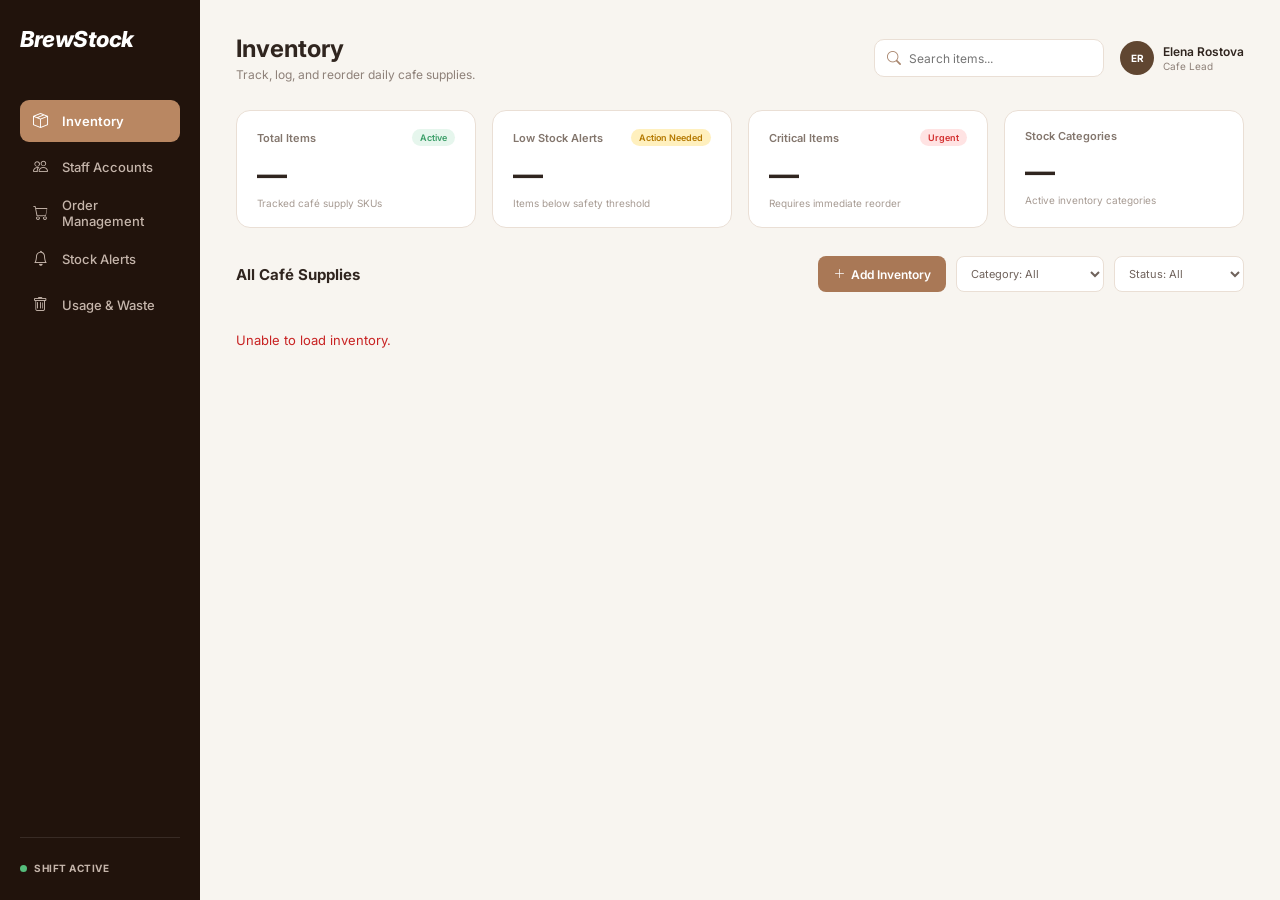
<file: index.html>
<!DOCTYPE html>
<html lang="en">

<head>
    <meta charset="UTF-8">
    <meta name="viewport" content="width=device-width, initial-scale=1.0">
    <title>BrewStock - Inventory</title>
    <link
        rel="stylesheet"
        href="https://cdn.jsdelivr.net/npm/bootstrap-icons@1.11.3/font/bootstrap-icons.min.css"
    >
    <link
        rel="preconnect"
        href="https://fonts.googleapis.com"
    >
    <link
        rel="preconnect"
        href="https://fonts.gstatic.com"
        crossorigin
    >
    <link
        href="https://fonts.googleapis.com/css2?family=Inter:wght@400;500;600;700;800&display=swap"
        rel="stylesheet"
    >

    <link rel="stylesheet" href="style.css">
</head>

<body>

    <div class="app">

        <aside class="sidebar">

            <div class="logo">BrewStock</div>

            <nav class="nav-menu">

                <a href="index.html" class="active">
                    <i class="bi bi-box-seam"></i>
                    <span>Inventory</span>
                </a>

                <a href="staff.html">
                    <i class="bi bi-people"></i>
                    <span>Staff Accounts</span>
                </a>

                <a href="orders.html">
                    <i class="bi bi-cart"></i>
                    <span>Order Management</span>
                </a>

                <a href="#">
                    <i class="bi bi-bell"></i>
                    <span>Stock Alerts</span>
                </a>

                <a href="#">
                    <i class="bi bi-trash"></i>
                    <span>Usage &amp; Waste</span>
                </a>

            </nav>

            <div class="shift-active">
                <span class="shift-dot"></span>
                SHIFT ACTIVE
            </div>

        </aside>

        <main class="main">

            <header class="header">

                <div>
                    <h1>Inventory</h1>
                    <p>Track, log, and reorder daily cafe supplies.</p>
                </div>

                <div class="header-right">

                    <div class="search-box">
                        <i class="bi bi-search"></i>
                        <input
                            type="text"
                            id="searchInput"
                            placeholder="Search items..."
                        >
                    </div>

                    <div class="profile">
                        <div class="avatar">ER</div>
                        <div>
                            <strong>Elena Rostova</strong>
                            <small>Cafe Lead</small>
                        </div>
                    </div>

                </div>

            </header>

            <section class="stats">

                <div class="stat-card">
                    <div class="stat-title">
                        Total Items
                        <span class="badge green">Active</span>
                    </div>
                    <h2 id="totalItems">—</h2>
                    <p>Tracked café supply SKUs</p>
                </div>

                <div class="stat-card">
                    <div class="stat-title">
                        Low Stock Alerts
                        <span class="badge yellow">Action Needed</span>
                    </div>
                    <h2 id="lowStock">—</h2>
                    <p>Items below safety threshold</p>
                </div>

                <div class="stat-card">
                    <div class="stat-title">
                        Critical Items
                        <span class="badge red">Urgent</span>
                    </div>
                    <h2 id="criticalItems">—</h2>
                    <p>Requires immediate reorder</p>
                </div>

                <div class="stat-card">
                    <div class="stat-title">
                        Stock Categories
                    </div>
                    <h2 id="categories">—</h2>
                    <p>Active inventory categories</p>
                </div>

            </section>

            <section class="inventory-section">

                <div class="inventory-header">

                    <div class="inventory-title">
                        <h2>All Café Supplies</h2>
                    </div>

                    <div class="inventory-actions">

                        <button
                            class="add-inventory-btn"
                            id="openAddInventory"
                        >
                            <i class="bi bi-plus-lg"></i>
                            Add Inventory
                        </button>

                        <div class="filters">

                            <select id="categoryFilter">
                                <option value="all">Category: All</option>
                                <option value="beans">Beans &amp; Espresso</option>
                                <option value="dairy">Dairy &amp; Alternatives</option>
                                <option value="syrups">Flavorings &amp; Syrups</option>
                                <option value="consumables">Consumables</option>
                                <option value="food">Pastries &amp; Food</option>
                            </select>

                            <select id="statusFilter">
                                <option value="all">Status: All</option>
                                <option value="in-stock">In Stock</option>
                                <option value="low">Low Stock</option>
                                <option value="critical">Critical</option>
                            </select>

                        </div>

                    </div>

                </div>

                <div class="inventory-grid" id="inventoryGrid"></div>

            </section>

        </main>

    </div>

    <div class="modal" id="addInventoryModal">

        <div class="modal-content">

            <div class="modal-header">
                <div>
                    <h2>Add Inventory</h2>
                    <p>Add a new café supply item.</p>
                </div>
                <button class="close-modal" id="closeAddInventory">×</button>
            </div>

            <form id="addInventoryForm">

                <div class="form-group">
                    <label>Item Name</label>
                    <input
                        type="text"
                        id="itemName"
                        placeholder="e.g. Chocolate Syrup"
                        required
                    >
                </div>

                <div class="form-group">
                    <label>Category</label>
                    <select id="itemCategory" required>
                        <option value="">Select category</option>
                        <option value="beans">Beans &amp; Espresso</option>
                        <option value="dairy">Dairy &amp; Alternatives</option>
                        <option value="syrups">Flavorings &amp; Syrups</option>
                        <option value="consumables">Consumables</option>
                        <option value="food">Pastries &amp; Food</option>
                    </select>
                </div>

                <div class="form-row">

                    <div class="form-group">
                        <label>Current Stock</label>
                        <input
                            type="number"
                            id="currentStock"
                            min="0"
                            step="0.01"
                            placeholder="0"
                            required
                        >
                    </div>

                    <div class="form-group">
                        <label>Minimum Threshold</label>
                        <input
                            type="number"
                            id="minThreshold"
                            min="0"
                            step="0.01"
                            placeholder="0"
                            required
                        >
                    </div>

                </div>

                <div class="form-group">
                    <label>Unit</label>
                    <select id="itemUnit" required>
                        <option value="">Select unit</option>
                        <option value="kg">Kilograms</option>
                        <option value="liters">Liters</option>
                        <option value="bottles">Bottles</option>
                        <option value="packs">Packs</option>
                        <option value="pieces">Pieces</option>
                    </select>
                </div>

                <div class="form-message" id="formMessage"></div>

                <div class="modal-actions">
                    <button type="button" class="cancel-btn" id="cancelAddInventory">Cancel</button>
                    <button type="submit" class="save-btn">Add Inventory</button>
                </div>

            </form>

        </div>

    </div>

    <script src="script.js"></script>

</body>

</html>
</file>
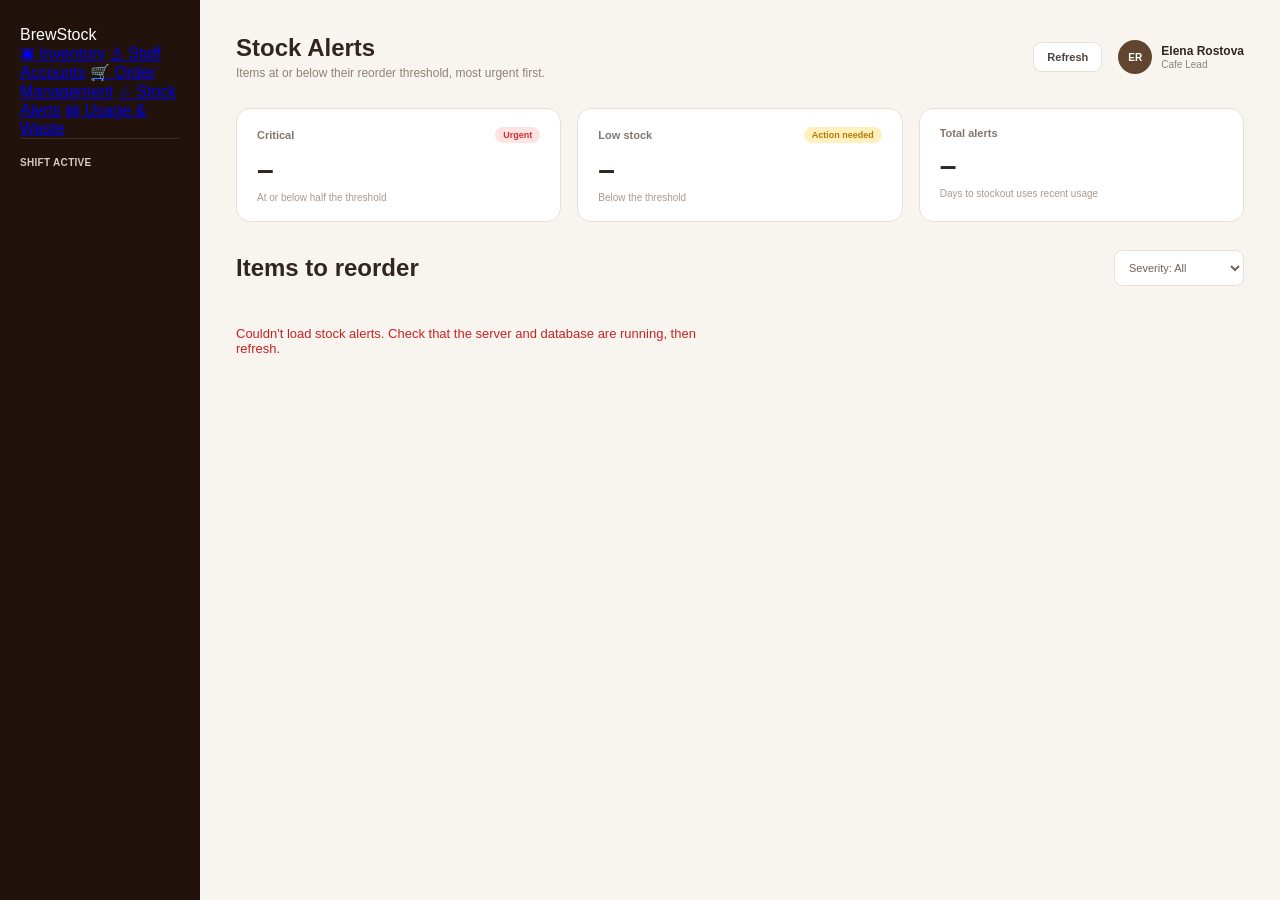
<file: alerts.html>
<!DOCTYPE html>
<html lang="en">
<head>
    <meta charset="UTF-8">
    <meta name="viewport" content="width=device-width, initial-scale=1.0">
    <title>BrewStock - Stock Alerts</title>
    <link rel="stylesheet" href="style.css">
    <link rel="stylesheet" href="extras.css">
</head>
<body>
    <div class="app">

        <aside class="sidebar">
            <div>
                <div class="brand">BrewStock</div>
                <div class="brand-line"></div>
                <nav>
                    <a href="index.html" class="nav-item"><span>▣</span> Inventory</a>
                    <a href="#" class="nav-item"><span>♙</span> Staff Accounts</a>
                    <a href="#" class="nav-item"><span>🛒</span> Order Management</a>
                    <a href="alerts.html" class="nav-item active"><span>♧</span> Stock Alerts</a>
                    <a href="usage-waste.html" class="nav-item "><span>▤</span> Usage &amp; Waste</a>
                </nav>
            </div>
            <div class="shift-status"><span></span> SHIFT ACTIVE</div>
        </aside>

        <main class="main">
            <header class="header">
                <div>
                    <h1>Stock Alerts</h1>
                    <p>Items at or below their reorder threshold, most urgent first.</p>
                </div>
                <div class="header-right">
                    <div class="page-actions">
                        <button class="btn" id="refreshBtn" type="button">Refresh</button>
                    </div>
                    <!-- TODO: replace with the logged-in user once login exists -->
                    <div class="profile">
                        <div class="avatar">ER</div>
                        <div><strong>Elena Rostova</strong><small>Cafe Lead</small></div>
                    </div>
                </div>
            </header>

            <section class="stats" style="grid-template-columns: repeat(3, 1fr);">
                <div class="stat-card">
                    <div class="stat-title">Critical <span class="badge red">Urgent</span></div>
                    <h2 id="criticalCount">–</h2>
                    <p>At or below half the threshold</p>
                </div>
                <div class="stat-card">
                    <div class="stat-title">Low stock <span class="badge yellow">Action needed</span></div>
                    <h2 id="lowCount">–</h2>
                    <p>Below the threshold</p>
                </div>
                <div class="stat-card">
                    <div class="stat-title">Total alerts</div>
                    <h2 id="totalAlerts">–</h2>
                    <p id="windowNote">Days to stockout uses recent usage</p>
                </div>
            </section>

            <section class="inventory-section">
                <div class="inventory-header">
                    <h2>Items to reorder</h2>
                    <div class="filters">
                        <select id="severityFilter" aria-label="Filter by severity">
                            <option value="all">Severity: All</option>
                            <option value="critical">Critical</option>
                            <option value="low">Low stock</option>
                        </select>
                    </div>
                </div>

                <div class="inventory-grid alerts-list" id="alertsGrid" aria-live="polite"></div>
            </section>
        </main>
    </div>

    <script src="alerts.js"></script>
</body>
</html>
</file>
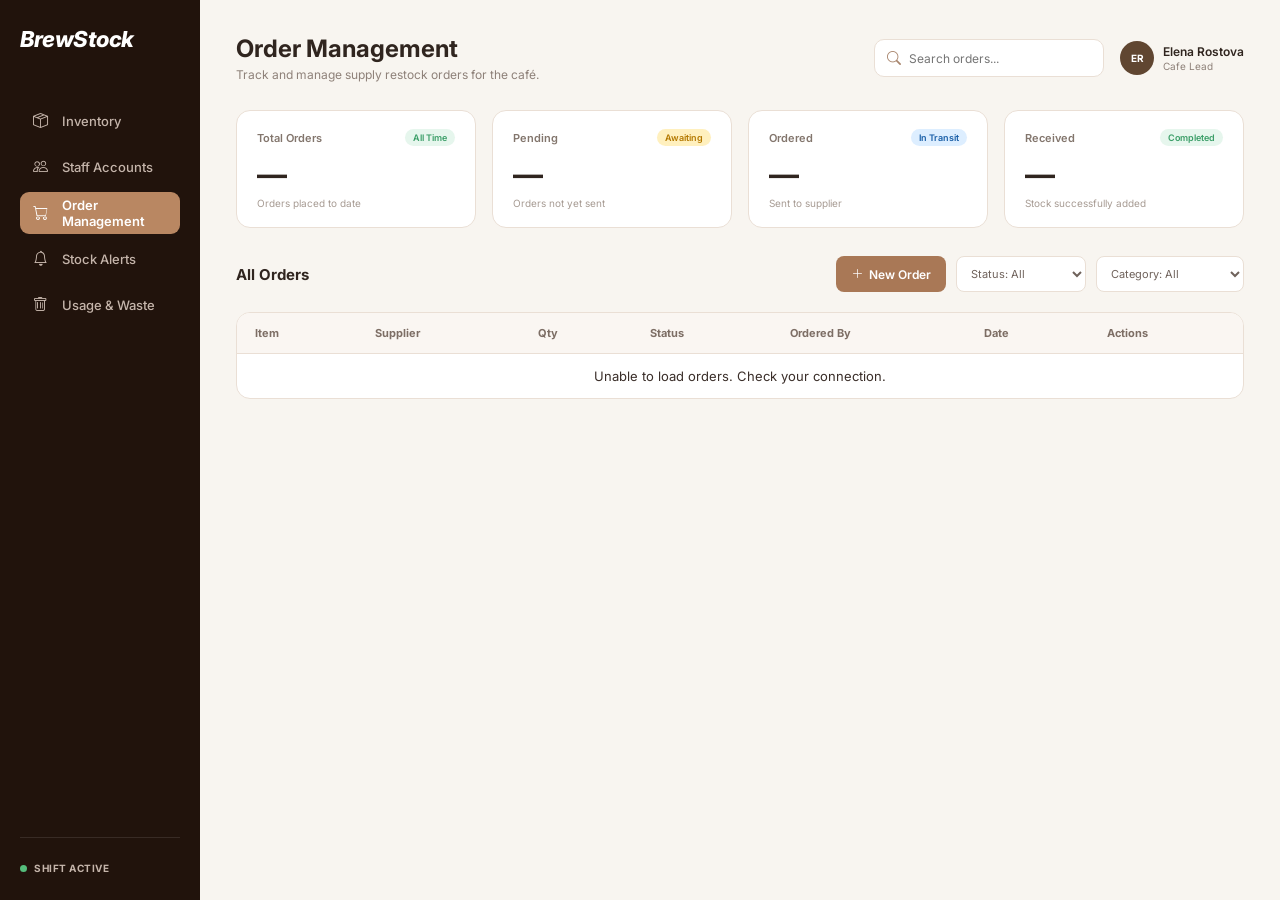
<file: orders.html>
<!DOCTYPE html>
<html lang="en">

<head>
    <meta charset="UTF-8">
    <meta name="viewport" content="width=device-width, initial-scale=1.0">
    <title>BrewStock - Order Management</title>

    <link
        rel="stylesheet"
        href="https://cdn.jsdelivr.net/npm/bootstrap-icons@1.11.3/font/bootstrap-icons.min.css"
    >

    <link rel="preconnect" href="https://fonts.googleapis.com">
    <link rel="preconnect" href="https://fonts.gstatic.com" crossorigin>
    <link
        href="https://fonts.googleapis.com/css2?family=Inter:wght@400;500;600;700;800&display=swap"
        rel="stylesheet"
    >

    <link rel="stylesheet" href="style.css">
    <link rel="stylesheet" href="orders.css">
</head>

<body>

<div class="app">

    <aside class="sidebar">

        <div class="logo">BrewStock</div>

        <nav class="nav-menu">

            <a href="index.html">
                <i class="bi bi-box-seam"></i>
                <span>Inventory</span>
            </a>

            <a href="staff.html">
                <i class="bi bi-people"></i>
                <span>Staff Accounts</span>
            </a>

            <a href="orders.html" class="active">
                <i class="bi bi-cart"></i>
                <span>Order Management</span>
            </a>

            <a href="#">
                <i class="bi bi-bell"></i>
                <span>Stock Alerts</span>
            </a>

            <a href="#">
                <i class="bi bi-trash"></i>
                <span>Usage &amp; Waste</span>
            </a>

        </nav>

        <div class="shift-active">
            <span class="shift-dot"></span>
            SHIFT ACTIVE
        </div>

    </aside>

    <main class="main">

        <!-- Header -->
        <header class="header">
            <div>
                <h1>Order Management</h1>
                <p>Track and manage supply restock orders for the café.</p>
            </div>

            <div class="header-right">

                <div class="search-box">
                    <i class="bi bi-search"></i>
                    <input
                        type="text"
                        id="searchInput"
                        placeholder="Search orders..."
                    >
                </div>

                <div class="profile">
                    <div class="avatar">ER</div>
                    <div>
                        <strong>Elena Rostova</strong>
                        <small>Cafe Lead</small>
                    </div>
                </div>

            </div>
        </header>

        <section class="stats">

            <div class="stat-card">
                <div class="stat-title">
                    Total Orders
                    <span class="badge green">All Time</span>
                </div>
                <h2 id="statTotal">—</h2>
                <p>Orders placed to date</p>
            </div>

            <div class="stat-card">
                <div class="stat-title">
                    Pending
                    <span class="badge yellow">Awaiting</span>
                </div>
                <h2 id="statPending">—</h2>
                <p>Orders not yet sent</p>
            </div>

            <div class="stat-card">
                <div class="stat-title">
                    Ordered
                    <span class="badge blue">In Transit</span>
                </div>
                <h2 id="statOrdered">—</h2>
                <p>Sent to supplier</p>
            </div>

            <div class="stat-card">
                <div class="stat-title">
                    Received
                    <span class="badge green">Completed</span>
                </div>
                <h2 id="statReceived">—</h2>
                <p>Stock successfully added</p>
            </div>

        </section>

        <section class="orders-section">

            <div class="inventory-header">

                <div class="inventory-title">
                    <h2>All Orders</h2>
                </div>

                <div class="inventory-actions">

                    <button class="add-inventory-btn" id="openAddOrder">
                        <i class="bi bi-plus-lg"></i>
                        New Order
                    </button>

                    <div class="filters">

                        <select id="statusFilter">
                            <option value="all">Status: All</option>
                            <option value="Pending">Pending</option>
                            <option value="Ordered">Ordered</option>
                            <option value="Received">Received</option>
                            <option value="Cancelled">Cancelled</option>
                        </select>

                        <select id="categoryFilter">
                            <option value="all">Category: All</option>
                            <option value="beans">Beans &amp; Espresso</option>
                            <option value="dairy">Dairy &amp; Alternatives</option>
                            <option value="syrups">Flavorings &amp; Syrups</option>
                            <option value="consumables">Consumables</option>
                            <option value="food">Pastries &amp; Food</option>
                        </select>

                    </div>

                </div>

            </div>

            <div class="orders-table-wrap">
                <table class="orders-table">
                    <thead>
                        <tr>
                            <th>Item</th>
                            <th>Supplier</th>
                            <th>Qty</th>
                            <th>Status</th>
                            <th>Ordered By</th>
                            <th>Date</th>
                            <th>Actions</th>
                        </tr>
                    </thead>
                    <tbody id="ordersBody">
                        <tr>
                            <td colspan="7" class="table-loading">
                                <i class="bi bi-arrow-repeat spin"></i>
                                Loading orders...
                            </td>
                        </tr>
                    </tbody>
                </table>
            </div>

        </section>

    </main>

</div>


<div class="modal" id="addOrderModal">
    <div class="modal-content">

        <div class="modal-header">
            <div>
                <h2>New Order</h2>
                <p>Place a restock order for a supply item.</p>
            </div>
            <button class="close-modal" id="closeAddOrder">×</button>
        </div>

        <form id="addOrderForm">

            <div class="form-group">
                <label>Inventory Item</label>
                <select id="orderItem" required>
                    <option value="">Select item</option>
                </select>
            </div>

            <div class="form-group">
                <label>Supplier Name</label>
                <input
                    type="text"
                    id="orderSupplier"
                    placeholder="e.g. Santos Supplies Co."
                    required
                >
            </div>

            <div class="form-row">

                <div class="form-group">
                    <label>Quantity</label>
                    <input
                        type="number"
                        id="orderQty"
                        min="0.01"
                        step="0.01"
                        placeholder="0"
                        required
                    >
                </div>

                <div class="form-group">
                    <label>Unit</label>
                    <input
                        type="text"
                        id="orderUnit"
                        placeholder="kg / bottles / packs"
                        readonly
                    >
                </div>

            </div>

            <div class="form-group">
                <label>Notes <span class="label-hint">(optional)</span></label>
                <input
                    type="text"
                    id="orderNotes"
                    placeholder="e.g. Urgent – low stock"
                >
            </div>

            <div class="form-message" id="addOrderMessage"></div>

            <div class="modal-actions">
                <button type="button" class="cancel-btn" id="cancelAddOrder">Cancel</button>
                <button type="submit" class="save-btn">Place Order</button>
            </div>

        </form>

    </div>
</div>

<div class="modal" id="viewOrderModal">
    <div class="modal-content">

        <div class="modal-header">
            <div>
                <h2>Order Details</h2>
                <p>View and update this order's status.</p>
            </div>
            <button class="close-modal" id="closeViewOrder">×</button>
        </div>

        <div class="order-detail-grid" id="orderDetailGrid">

        </div>

        <div class="form-group" style="margin-top:20px;">
            <label>Update Status</label>
            <div class="status-btn-group" id="statusBtnGroup">

            </div>
        </div>

        <div class="form-message" id="viewOrderMessage"></div>

        <div class="modal-actions">
            <button type="button" class="cancel-btn" id="cancelViewOrder">Close</button>
        </div>

    </div>
</div>

<div class="modal" id="deleteOrderModal">
    <div class="modal-content modal-sm">

        <div class="modal-header">
            <div>
                <h2>Delete Order</h2>
                <p>This action cannot be undone.</p>
            </div>
            <button class="close-modal" id="closeDeleteOrder">×</button>
        </div>

        <div class="delete-confirm-body">
            <div class="delete-icon">
                <i class="bi bi-cart-x"></i>
            </div>
            <p id="deleteOrderText">
                Are you sure you want to delete this order?
            </p>
        </div>

        <div class="modal-actions">
            <button type="button" class="cancel-btn" id="cancelDeleteOrder">Cancel</button>
            <button type="button" class="delete-btn" id="confirmDeleteOrder">Delete Order</button>
        </div>

    </div>
</div>


<script src="orders.js"></script>

</body>
</html>
</file>
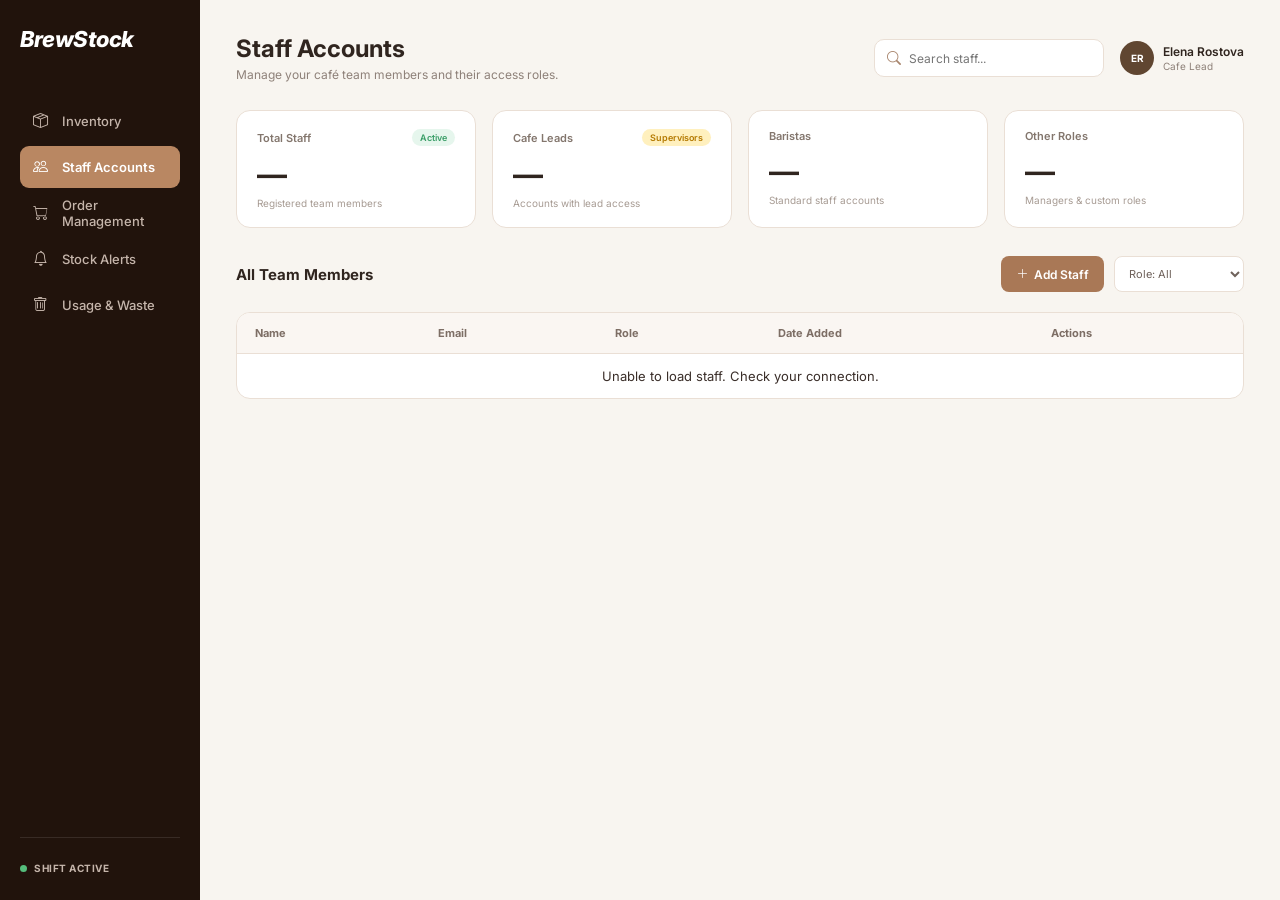
<file: staff.html>
<!DOCTYPE html>
<html lang="en">

<head>
    <meta charset="UTF-8">
    <meta name="viewport" content="width=device-width, initial-scale=1.0">
    <title>BrewStock - Staff Accounts</title>
    <link
        rel="stylesheet"
        href="https://cdn.jsdelivr.net/npm/bootstrap-icons@1.11.3/font/bootstrap-icons.min.css"
    >
    <link rel="preconnect" href="https://fonts.googleapis.com">
    <link rel="preconnect" href="https://fonts.gstatic.com" crossorigin>
    <link
        href="https://fonts.googleapis.com/css2?family=Inter:wght@400;500;600;700;800&display=swap"
        rel="stylesheet"
    >
    <link rel="stylesheet" href="style.css">
    <link rel="stylesheet" href="staff.css">
</head>

<body>

<div class="app">

    <aside class="sidebar">

        <div class="logo">BrewStock</div>

        <nav class="nav-menu">

            <a href="index.html">
                <i class="bi bi-box-seam"></i>
                <span>Inventory</span>
            </a>

            <a href="staff.html" class="active">
                <i class="bi bi-people"></i>
                <span>Staff Accounts</span>
            </a>

            <a href="orders.html">
                <i class="bi bi-cart"></i>
                <span>Order Management</span>
            </a>

            <a href="#">
                <i class="bi bi-bell"></i>
                <span>Stock Alerts</span>
            </a>

            <a href="#">
                <i class="bi bi-trash"></i>
                <span>Usage &amp; Waste</span>
            </a>

        </nav>

        <div class="shift-active">
            <span class="shift-dot"></span>
            SHIFT ACTIVE
        </div>

    </aside>

    <main class="main">

        <!-- Header -->
        <header class="header">
            <div>
                <h1>Staff Accounts</h1>
                <p>Manage your café team members and their access roles.</p>
            </div>

            <div class="header-right">

                <div class="search-box">
                    <i class="bi bi-search"></i>
                    <input
                        type="text"
                        id="searchInput"
                        placeholder="Search staff..."
                    >
                </div>

                <div class="profile">
                    <div class="avatar">ER</div>
                    <div>
                        <strong>Elena Rostova</strong>
                        <small>Cafe Lead</small>
                    </div>
                </div>

            </div>
        </header>

        <section class="stats">

            <div class="stat-card">
                <div class="stat-title">
                    Total Staff
                    <span class="badge green">Active</span>
                </div>
                <h2 id="totalStaff">—</h2>
                <p>Registered team members</p>
            </div>

            <div class="stat-card">
                <div class="stat-title">
                    Cafe Leads
                    <span class="badge yellow">Supervisors</span>
                </div>
                <h2 id="totalLeads">—</h2>
                <p>Accounts with lead access</p>
            </div>

            <div class="stat-card">
                <div class="stat-title">
                    Baristas
                </div>
                <h2 id="totalBaristas">—</h2>
                <p>Standard staff accounts</p>
            </div>

            <div class="stat-card">
                <div class="stat-title">
                    Other Roles
                </div>
                <h2 id="totalOther">—</h2>
                <p>Managers &amp; custom roles</p>
            </div>

        </section>

        <section class="staff-section">

            <div class="inventory-header">

                <div class="inventory-title">
                    <h2>All Team Members</h2>
                </div>

                <div class="inventory-actions">

                    <button class="add-inventory-btn" id="openAddStaff">
                        <i class="bi bi-plus-lg"></i>
                        Add Staff
                    </button>

                    <div class="filters">

                        <select id="roleFilter">
                            <option value="all">Role: All</option>
                            <option value="Cafe Lead">Cafe Lead</option>
                            <option value="Barista">Barista</option>
                            <option value="Manager">Manager</option>
                            <option value="Staff">Staff</option>
                        </select>

                    </div>

                </div>

            </div>

            <div class="staff-table-wrap">
                <table class="staff-table" id="staffTable">
                    <thead>
                        <tr>
                            <th>Name</th>
                            <th>Email</th>
                            <th>Role</th>
                            <th>Date Added</th>
                            <th>Actions</th>
                        </tr>
                    </thead>
                    <tbody id="staffBody">
                        <tr>
                            <td colspan="5" class="table-loading">
                                <i class="bi bi-arrow-repeat spin"></i>
                                Loading staff...
                            </td>
                        </tr>
                    </tbody>
                </table>
            </div>

        </section>

    </main>

</div>

<div class="modal" id="addStaffModal">
    <div class="modal-content">

        <div class="modal-header">
            <div>
                <h2>Add Staff Account</h2>
                <p>Create a new team member account.</p>
            </div>
            <button class="close-modal" id="closeAddStaff">×</button>
        </div>

        <form id="addStaffForm">

            <div class="form-group">
                <label>Full Name</label>
                <input
                    type="text"
                    id="staffName"
                    placeholder="e.g. Juan dela Cruz"
                    required
                >
            </div>

            <div class="form-group">
                <label>Email Address</label>
                <input
                    type="email"
                    id="staffEmail"
                    placeholder="e.g. juan@brewstock.com"
                    required
                >
            </div>

            <div class="form-group">
                <label>Role</label>
                <select id="staffRole" required>
                    <option value="">Select role</option>
                    <option value="Cafe Lead">Cafe Lead</option>
                    <option value="Barista">Barista</option>
                    <option value="Manager">Manager</option>
                    <option value="Staff">Staff</option>
                </select>
            </div>

            <div class="form-row">
                <div class="form-group">
                    <label>Password</label>
                    <div class="input-icon-wrap">
                        <input
                            type="password"
                            id="staffPassword"
                            placeholder="Min. 6 characters"
                            required
                        >
                        <button
                            type="button"
                            class="toggle-pw"
                            data-target="staffPassword"
                            tabindex="-1"
                        >
                            <i class="bi bi-eye"></i>
                        </button>
                    </div>
                </div>

                <div class="form-group">
                    <label>Confirm Password</label>
                    <div class="input-icon-wrap">
                        <input
                            type="password"
                            id="staffPasswordConfirm"
                            placeholder="Repeat password"
                            required
                        >
                        <button
                            type="button"
                            class="toggle-pw"
                            data-target="staffPasswordConfirm"
                            tabindex="-1"
                        >
                            <i class="bi bi-eye"></i>
                        </button>
                    </div>
                </div>
            </div>

            <div class="form-message" id="addFormMessage"></div>

            <div class="modal-actions">
                <button type="button" class="cancel-btn" id="cancelAddStaff">Cancel</button>
                <button type="submit" class="save-btn">Create Account</button>
            </div>

        </form>

    </div>
</div>

<div class="modal" id="editStaffModal">
    <div class="modal-content">

        <div class="modal-header">
            <div>
                <h2>Edit Staff Account</h2>
                <p>Update team member details.</p>
            </div>
            <button class="close-modal" id="closeEditStaff">×</button>
        </div>

        <form id="editStaffForm">

            <input type="hidden" id="editStaffId">

            <div class="form-group">
                <label>Full Name</label>
                <input
                    type="text"
                    id="editStaffName"
                    placeholder="Full name"
                    required
                >
            </div>

            <div class="form-group">
                <label>Email Address</label>
                <input
                    type="email"
                    id="editStaffEmail"
                    placeholder="Email"
                    required
                >
            </div>

            <div class="form-group">
                <label>Role</label>
                <select id="editStaffRole" required>
                    <option value="Cafe Lead">Cafe Lead</option>
                    <option value="Barista">Barista</option>
                    <option value="Manager">Manager</option>
                    <option value="Staff">Staff</option>
                </select>
            </div>

            <div class="form-group">
                <label>New Password <span class="label-hint">(leave blank to keep current)</span></label>
                <div class="input-icon-wrap">
                    <input
                        type="password"
                        id="editStaffPassword"
                        placeholder="Leave blank to keep current"
                    >
                    <button
                        type="button"
                        class="toggle-pw"
                        data-target="editStaffPassword"
                        tabindex="-1"
                    >
                        <i class="bi bi-eye"></i>
                    </button>
                </div>
            </div>

            <div class="form-message" id="editFormMessage"></div>

            <div class="modal-actions">
                <button type="button" class="cancel-btn" id="cancelEditStaff">Cancel</button>
                <button type="submit" class="save-btn">Save Changes</button>
            </div>

        </form>

    </div>
</div>

<div class="modal" id="deleteStaffModal">
    <div class="modal-content modal-sm">

        <div class="modal-header">
            <div>
                <h2>Remove Staff Account</h2>
                <p>This action cannot be undone.</p>
            </div>
            <button class="close-modal" id="closeDeleteStaff">×</button>
        </div>

        <div class="delete-confirm-body">
            <div class="delete-icon">
                <i class="bi bi-person-x"></i>
            </div>
            <p id="deleteConfirmText">
                Are you sure you want to remove this staff account?
            </p>
        </div>

        <div class="modal-actions">
            <button type="button" class="cancel-btn" id="cancelDeleteStaff">Cancel</button>
            <button type="button" class="delete-btn" id="confirmDeleteStaff">Remove Account</button>
        </div>

    </div>
</div>


<script src="staff.js"></script>

</body>
</html>
</file>
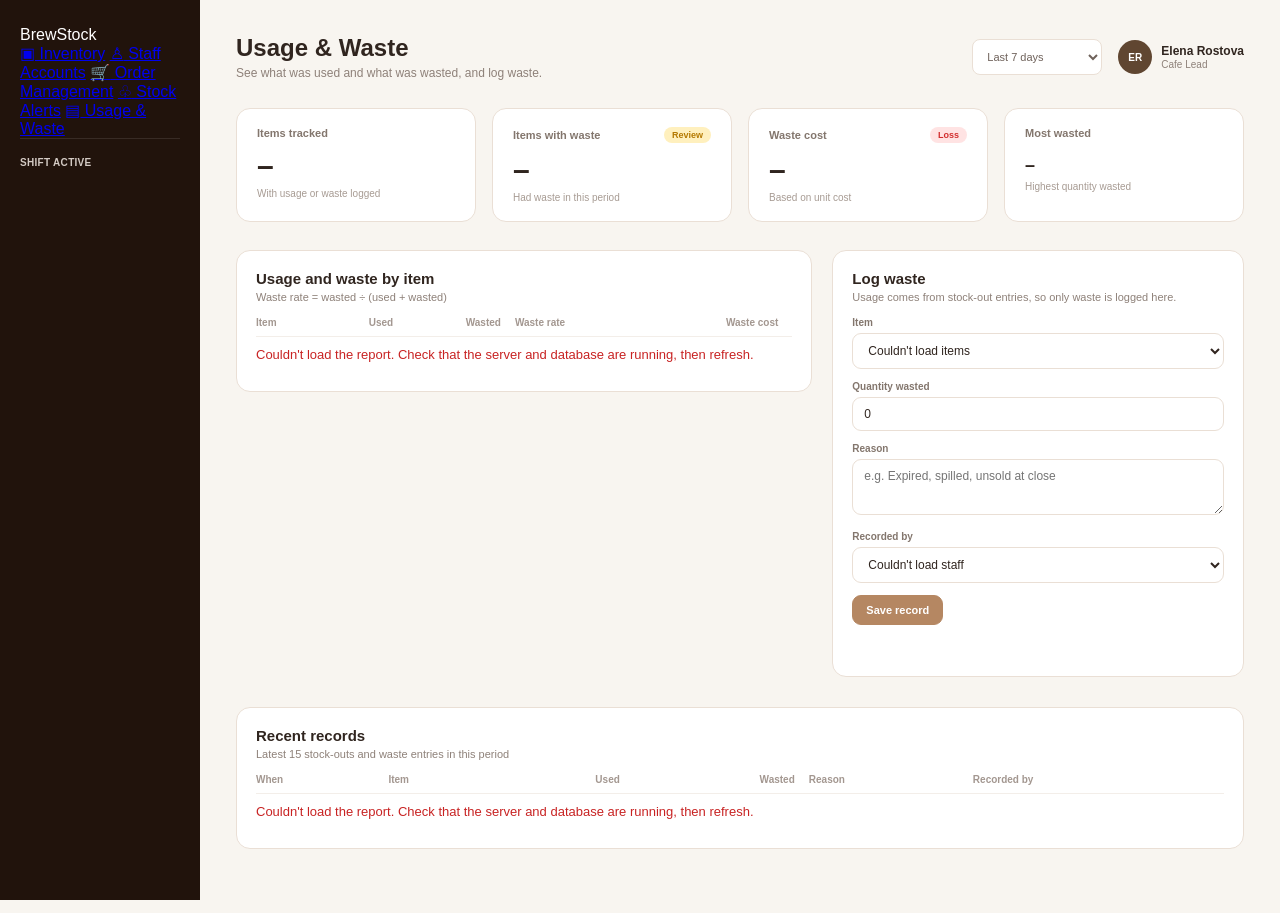
<file: usage-waste.html>
<!DOCTYPE html>
<html lang="en">
<head>
    <meta charset="UTF-8">
    <meta name="viewport" content="width=device-width, initial-scale=1.0">
    <title>BrewStock - Usage &amp; Waste</title>
    <link rel="stylesheet" href="style.css">
    <link rel="stylesheet" href="extras.css">
</head>
<body>
    <div class="app">

        <aside class="sidebar">
            <div>
                <div class="brand">BrewStock</div>
                <div class="brand-line"></div>
                <nav>
                    <a href="index.html" class="nav-item"><span>▣</span> Inventory</a>
                    <a href="#" class="nav-item"><span>♙</span> Staff Accounts</a>
                    <a href="#" class="nav-item"><span>🛒</span> Order Management</a>
                    <a href="alerts.html" class="nav-item "><span>♧</span> Stock Alerts</a>
                    <a href="usage-waste.html" class="nav-item active"><span>▤</span> Usage &amp; Waste</a>
                </nav>
            </div>
            <div class="shift-status"><span></span> SHIFT ACTIVE</div>
        </aside>

        <main class="main">
            <header class="header">
                <div>
                    <h1>Usage &amp; Waste</h1>
                    <p>See what was used and what was wasted, and log waste.</p>
                </div>
                <div class="header-right">
                    <div class="filters">
                        <select id="rangeFilter" aria-label="Report period">
                            <option value="today">Today</option>
                            <option value="week" selected>Last 7 days</option>
                            <option value="month">Last 30 days</option>
                        </select>
                    </div>
                    <!-- TODO: replace with the logged-in user once login exists -->
                    <div class="profile">
                        <div class="avatar">ER</div>
                        <div><strong>Elena Rostova</strong><small>Cafe Lead</small></div>
                    </div>
                </div>
            </header>

            <section class="stats">
                <div class="stat-card">
                    <div class="stat-title">Items tracked</div>
                    <h2 id="itemsTracked">–</h2>
                    <p>With usage or waste logged</p>
                </div>
                <div class="stat-card">
                    <div class="stat-title">Items with waste <span class="badge yellow">Review</span></div>
                    <h2 id="itemsWithWaste">–</h2>
                    <p>Had waste in this period</p>
                </div>
                <div class="stat-card">
                    <div class="stat-title">Waste cost <span class="badge red">Loss</span></div>
                    <h2 id="wasteCost">–</h2>
                    <p id="wasteCostNote">Based on unit cost</p>
                </div>
                <div class="stat-card">
                    <div class="stat-title">Most wasted</div>
                    <h2 id="topWaste" style="font-size:18px; margin-top:16px;">–</h2>
                    <p>Highest quantity wasted</p>
                </div>
            </section>

            <section class="report-grid">
                <div class="panel">
                    <h2>Usage and waste by item</h2>
                    <p class="panel-sub">Waste rate = wasted ÷ (used + wasted)</p>
                    <div class="table-wrap">
                        <table class="data-table">
                            <thead>
                                <tr>
                                    <th>Item</th>
                                    <th class="num">Used</th>
                                    <th class="num">Wasted</th>
                                    <th>Waste rate</th>
                                    <th class="num">Waste cost</th>
                                </tr>
                            </thead>
                            <tbody id="byItemBody"></tbody>
                        </table>
                    </div>
                </div>

                <div class="panel">
                    <h2>Log waste</h2>
                    <p class="panel-sub">Usage comes from stock-out entries, so only waste is logged here.</p>
                    <div id="logForm" role="group" aria-label="Log waste">
                        <div class="field">
                            <label for="itemSelect">Item</label>
                            <select id="itemSelect"></select>
                        </div>
                        <div class="field">
                            <label for="wastedInput">Quantity wasted</label>
                            <input id="wastedInput" type="number" min="0" step="0.01" value="0">
                        </div>
                        <div class="field">
                            <label for="reasonInput">Reason</label>
                            <textarea id="reasonInput" maxlength="255" placeholder="e.g. Expired, spilled, unsold at close"></textarea>
                            
                        </div>
                        <div class="field">
                            <label for="staffSelect">Recorded by</label>
                            <select id="staffSelect"></select>
                        </div>
                        <button class="btn primary" id="saveBtn" type="button">Save record</button>
                        <div class="form-message" id="formMessage" role="status"></div>
                    </div>
                </div>
            </section>

            <section class="panel recent-section">
                <h2>Recent records</h2>
                <p class="panel-sub">Latest 15 stock-outs and waste entries in this period</p>
                <div class="table-wrap">
                    <table class="data-table">
                        <thead>
                            <tr>
                                <th>When</th>
                                <th>Item</th>
                                <th class="num">Used</th>
                                <th class="num">Wasted</th>
                                <th>Reason</th>
                                <th>Recorded by</th>
                            </tr>
                        </thead>
                        <tbody id="recentBody"></tbody>
                    </table>
                </div>
            </section>
        </main>
    </div>

    <script src="usage-waste.js"></script>
</body>
</html>
</file>
<file: style.css>
*, *::before, *::after {
    margin: 0;
    padding: 0;
    box-sizing: border-box;
}

body {
    font-family: "Inter", Arial, sans-serif;
    background: #f8f5f0;
    color: #30251f;
}

.app {
    display: flex;
    min-height: 100vh;
}

.sidebar {
    position: fixed;
    top: 0;
    left: 0;

    width: 200px;
    height: 100vh;

    background: #21130c;
    color: white;

    display: flex;
    flex-direction: column;

    padding: 26px 20px;

    box-sizing: border-box;

    z-index: 100;

    overflow-y: auto;
}

.logo {
    font-size: 22px;
    font-weight: 800;
    font-style: italic;
    letter-spacing: -0.5px;
    color: white;
    flex-shrink: 0;
}

.nav-menu {
    margin-top: 48px;

    display: flex;
    flex-direction: column;

    gap: 4px;

    flex: 1;
}

.nav-menu a {
    display: flex;
    align-items: center;

    width: 100%;
    min-height: 42px;

    padding: 0 13px;

    color: #c5b5ab;

    text-decoration: none;

    border-radius: 9px;

    font-size: 13px;
    font-weight: 500;

    transition:
        background 0.18s ease,
        color 0.18s ease;
}

.nav-menu a i {
    width: 20px;
    margin-right: 9px;
    font-size: 15px;
    flex-shrink: 0;
}

.nav-menu a:hover {
    background: rgba(255, 255, 255, 0.08);
    color: #ffffff;
}

.nav-menu a.active {
    background: #b98762;
    color: #ffffff;
    font-weight: 600;
}

.shift-active {
    margin-top: auto;
    padding-top: 24px;
    border-top: 1px solid rgba(255, 255, 255, 0.1);

    display: flex;
    align-items: center;
    gap: 7px;

    color: #c5b5ab;
    font-size: 10px;
    font-weight: 700;
    letter-spacing: 0.5px;
}

.shift-dot {
    width: 7px;
    height: 7px;
    border-radius: 50%;
    background: #55bd7c;
    flex-shrink: 0;
}

.main {
    flex: 1;
    margin-left: 200px;
    padding: 34px 36px;
    min-height: 100vh;
    box-sizing: border-box;
    max-width: calc(100vw - 200px);
}

.header {
    display: flex;
    justify-content: space-between;
    align-items: center;
    gap: 24px;
    margin-bottom: 28px;
}

.header h1 {
    font-size: 24px;
    font-weight: 700;
    margin-bottom: 4px;
}

.header p {
    color: #8e8179;
    font-size: 12px;
}

.header-right {
    display: flex;
    align-items: center;
    gap: 16px;
    flex-shrink: 0;
}

.search-box {
    width: 230px;
    height: 38px;
    border: 1px solid #eadfd5;
    background: white;
    border-radius: 10px;
    display: flex;
    align-items: center;
    padding: 0 12px;
    gap: 8px;
}

.search-box i {
    color: #a9866e;
    font-size: 14px;
    flex-shrink: 0;
}

.search-box input {
    border: none;
    outline: none;
    width: 100%;
    font-size: 12px;
    font-family: inherit;
    background: transparent;
}

.profile {
    display: flex;
    align-items: center;
    gap: 9px;
}

.avatar {
    width: 34px;
    height: 34px;
    border-radius: 50%;
    background: #604631;
    color: white;
    display: flex;
    align-items: center;
    justify-content: center;
    font-size: 10px;
    font-weight: 700;
    flex-shrink: 0;
}

.profile strong {
    display: block;
    font-size: 12px;
    font-weight: 600;
}

.profile small {
    display: block;
    color: #8e8179;
    font-size: 10px;
    margin-top: 1px;
}

.stats {
    display: grid;
    grid-template-columns: repeat(4, 1fr);
    gap: 16px;
    margin-bottom: 28px;
}

.stat-card {
    background: white;
    border: 1px solid #eadfd5;
    border-radius: 14px;
    padding: 18px 20px;
    min-height: 110px;
}

.stat-title {
    display: flex;
    justify-content: space-between;
    align-items: center;
    color: #83766d;
    font-size: 11px;
    font-weight: 600;
    gap: 8px;
}

.stat-card h2 {
    font-size: 30px;
    font-weight: 700;
    margin: 10px 0 5px;
}

.stat-card p {
    color: #a79b93;
    font-size: 10px;
}

.badge {
    border-radius: 20px;
    padding: 3px 8px;
    font-size: 9px;
    font-weight: 600;
    white-space: nowrap;
    flex-shrink: 0;
}

.badge.green  { color: #3b9e68; background: #e6f6ed; }
.badge.yellow { color: #b47900; background: #fff0be; }
.badge.red    { color: #d22e2e; background: #ffe3e3; }

.inventory-section {
    width: 100%;
}

.inventory-header {
    display: flex;
    align-items: center;
    justify-content: space-between;
    gap: 16px;
    margin-bottom: 20px;
    flex-wrap: wrap;
}

.inventory-title h2 {
    font-size: 15px;
    font-weight: 700;
}

.inventory-actions {
    display: flex;
    align-items: center;
    gap: 10px;
    flex-shrink: 0;
}

.add-inventory-btn {
    display: flex;
    align-items: center;
    gap: 6px;

    height: 36px;
    padding: 0 15px;

    border: none;
    border-radius: 8px;

    background: #a97856;
    color: white;

    font-size: 12px;
    font-weight: 600;
    font-family: inherit;

    cursor: pointer;

    white-space: nowrap;

    transition: background 0.18s ease;
}

.add-inventory-btn:hover {
    background: #916747;
}

.filters {
    display: flex;
    align-items: center;
    gap: 10px;
}

.filters select {
    height: 36px;
    min-width: 130px;
    padding: 0 10px;
    border: 1px solid #eadfd5;
    border-radius: 8px;
    background: white;
    color: #6f625b;
    font-size: 11px;
    font-family: inherit;
    outline: none;
    cursor: pointer;
}

.filters select:focus {
    border-color: #a97856;
}

.inventory-grid {
    display: grid;
    grid-template-columns: repeat(3, 1fr);
    gap: 18px;
}

.inventory-card {
    background: white;
    border: 1px solid #eadfd5;
    border-radius: 14px;
    padding: 17px;
}

.card-top {
    display: flex;
    justify-content: space-between;
    align-items: flex-start;
}

.category {
    color: #9b674b;
    font-size: 9px;
    font-weight: 700;
    letter-spacing: 0.3px;
}

.inventory-card h3 {
    font-size: 15px;
    font-weight: 600;
    margin-top: 4px;
}

.item-icon {
    width: 32px;
    height: 32px;
    border-radius: 8px;
    background: #faf5ef;
    color: #a97856;
    display: flex;
    justify-content: center;
    align-items: center;
    font-size: 16px;
    flex-shrink: 0;
}

.stock-info {
    display: flex;
    gap: 40px;
    margin-top: 18px;
}

.stock-info small {
    display: block;
    color: #a39790;
    font-size: 9px;
    margin-bottom: 3px;
}

.stock-info strong {
    font-size: 18px;
    font-weight: 700;
}

.stock-info strong span {
    font-size: 10px;
    color: #81746d;
    font-weight: 500;
}

.capacity {
    margin-top: 15px;
}

.capacity-label {
    display: flex;
    justify-content: space-between;
    color: #8f8279;
    font-size: 9px;
    margin-bottom: 5px;
}

.capacity-label strong {
    color: #4d433d;
}

.progress {
    width: 100%;
    height: 6px;
    border-radius: 20px;
    background: #f3eee9;
    overflow: hidden;
}

.progress-bar {
    height: 100%;
    background: #4db576;
    border-radius: 20px;
    transition: width 0.3s ease;
}

.progress-bar.low      { background: #e79b19; }
.progress-bar.critical { background: #c82323; }

.status {
    display: inline-flex;
    align-items: center;
    gap: 4px;
    margin-top: 12px;
    padding: 4px 9px;
    border-radius: 5px;
    font-size: 9px;
    font-weight: 600;
}

.status.in-stock { color: #43a76b; background: #e8f7ee; }
.status.low      { color: #bd7b00; background: #fff0c5; }
.status.critical { color: #d52323; background: #ffe3e3; }

.error-message {
    color: #c82323;
    font-size: 13px;
    padding: 20px 0;
}

.empty-message {
    color: #8e8179;
    font-size: 13px;
    padding: 20px 0;
}

.modal {
    position: fixed;
    inset: 0;
    background: rgba(33, 20, 13, 0.48);
    display: none;
    align-items: center;
    justify-content: center;
    z-index: 1000;
    padding: 20px;
}

.modal.show {
    display: flex;
}

.modal-content {
    width: 100%;
    max-width: 480px;
    background: white;
    border-radius: 16px;
    padding: 26px;
    box-shadow: 0 20px 60px rgba(0, 0, 0, 0.18);
}

.modal-header {
    display: flex;
    justify-content: space-between;
    align-items: flex-start;
    margin-bottom: 22px;
}

.modal-header h2 {
    font-size: 19px;
    margin-bottom: 4px;
}

.modal-header p {
    color: #8e8179;
    font-size: 11px;
}

.close-modal {
    border: none;
    background: #f7f2ed;
    width: 32px;
    height: 32px;
    border-radius: 50%;
    font-size: 20px;
    line-height: 1;
    cursor: pointer;
    color: #6f625b;
    flex-shrink: 0;
    display: flex;
    align-items: center;
    justify-content: center;
}

.close-modal:hover {
    background: #eee4da;
}

.form-group {
    margin-bottom: 15px;
}

.form-row {
    display: grid;
    grid-template-columns: 1fr 1fr;
    gap: 14px;
}

.form-group label {
    display: block;
    color: #554941;
    font-size: 11px;
    font-weight: 600;
    margin-bottom: 6px;
}

.form-group input,
.form-group select {
    width: 100%;
    height: 40px;
    border: 1px solid #eadfd5;
    border-radius: 8px;
    padding: 0 11px;
    font-size: 12px;
    font-family: inherit;
    color: #30251f;
    outline: none;
    background: white;
}

.form-group input:focus,
.form-group select:focus {
    border-color: #a97856;
}

.form-message {
    min-height: 18px;
    font-size: 11px;
    margin-bottom: 6px;
}

.form-message.success { color: #3b9e68; }
.form-message.error   { color: #d52323; }

.modal-actions {
    display: flex;
    justify-content: flex-end;
    gap: 10px;
    margin-top: 14px;
}

.cancel-btn,
.save-btn {
    border: none;
    padding: 10px 18px;
    border-radius: 8px;
    font-size: 12px;
    font-weight: 600;
    font-family: inherit;
    cursor: pointer;
}

.cancel-btn {
    background: #f3eee9;
    color: #6f625b;
}

.cancel-btn:hover {
    background: #eae2db;
}

.save-btn {
    background: #a97856;
    color: white;
}

.save-btn:hover {
    background: #916747;
}

@media (max-width: 1100px) {

    .stats {
        grid-template-columns: repeat(2, 1fr);
    }

    .inventory-grid {
        grid-template-columns: repeat(2, 1fr);
    }

}

@media (max-width: 820px) {

    .sidebar {
        width: 68px;
        padding: 22px 12px;
    }

    .logo {
        font-size: 0;
    }

    .logo::after {
        content: "B";
        font-size: 22px;
    }

    .nav-menu a span,
    .shift-active {
        display: none;
    }

    .nav-menu a {
        justify-content: center;
        padding: 0;
    }

    .nav-menu a i {
        margin: 0;
        width: auto;
    }

    .main {
        margin-left: 68px;
        max-width: calc(100vw - 68px);
        padding: 24px 20px;
    }

}

@media (max-width: 640px) {

    .header {
        flex-direction: column;
        align-items: flex-start;
        gap: 14px;
    }

    .header-right {
        width: 100%;
    }

    .search-box {
        flex: 1;
        width: auto;
    }

    .inventory-header {
        flex-direction: column;
        align-items: flex-start;
    }

    .inventory-actions {
        width: 100%;
        flex-wrap: wrap;
    }

    .filters {
        width: 100%;
    }

    .filters select {
        flex: 1;
        min-width: 0;
    }

    .stats {
        grid-template-columns: 1fr;
    }

    .inventory-grid {
        grid-template-columns: 1fr;
    }

    .form-row {
        grid-template-columns: 1fr;
        gap: 0;
    }

}
</file>
<file: extras.css>
/* extras.css: styles for Stock Alerts + Usage & Waste.
   Load AFTER style.css. Reuses its look; doesn't edit it. */

/* style.css targets .shift but index.html uses .shift-status */
.shift-status {
    border-top: 1px solid rgba(255,255,255,.1);
    padding-top: 18px;
    color: #d4cbc5;
    font-size: 10px;
    font-weight: 700;
    letter-spacing: .3px;
}
.shift-status span { color: #55bd7c; }

.page-actions { display: flex; gap: 10px; align-items: center; }

.btn {
    border: 1px solid #eadfd5;
    background: white;
    color: #4d433d;
    border-radius: 9px;
    padding: 8px 13px;
    font-size: 11px;
    font-weight: 600;
    font-family: inherit;
    cursor: pointer;
}
.btn:hover { background: #faf5ef; }
.btn:focus-visible,
.filters select:focus-visible,
.field input:focus-visible,
.field select:focus-visible,
.field textarea:focus-visible { outline: 2px solid #b58762; outline-offset: 2px; }
.btn.primary { background: #b58762; border-color: #b58762; color: white; }
.btn.primary:hover { background: #a3764f; }
.btn:disabled { opacity: .6; cursor: not-allowed; }

/* Alerts */
.inventory-grid.alerts-list { grid-template-columns: repeat(2, 1fr); }
.inventory-card.is-critical { border-left: 4px solid #c82323; }
.inventory-card.is-low { border-left: 4px solid #e79b19; }

.alert-facts {
    display: grid;
    grid-template-columns: repeat(3, 1fr);
    gap: 12px;
    margin-top: 16px;
    padding-top: 14px;
    border-top: 1px solid #f3eee9;
}
.alert-facts small { display: block; color: #a39790; font-size: 9px; margin-bottom: 3px; }
.alert-facts strong { font-size: 14px; }
.alert-facts strong span { font-size: 10px; color: #81746d; font-weight: 500; }
.alert-facts .muted { color: #a39790; font-weight: 500; }

.all-clear {
    grid-column: 1 / -1;
    background: white;
    border: 1px solid #eadfd5;
    border-radius: 14px;
    padding: 28px;
    color: #4d433d;
    font-size: 14px;
}
.all-clear small { display: block; margin-top: 4px; color: #8e8179; font-size: 12px; }

/* Usage & waste layout */
.report-grid {
    display: grid;
    grid-template-columns: 1.4fr 1fr;
    gap: 20px;
    margin-bottom: 30px;
    align-items: start;
}

.panel {
    background: white;
    border: 1px solid #eadfd5;
    border-radius: 14px;
    padding: 19px;
}
.panel h2 { font-size: 15px; margin-bottom: 4px; }
.panel .panel-sub { color: #8e8179; font-size: 11px; margin-bottom: 14px; }

.table-wrap { overflow-x: auto; }
.data-table { width: 100%; border-collapse: collapse; font-size: 12px; }
.data-table th {
    text-align: left;
    color: #a39790;
    font-size: 10px;
    font-weight: 600;
    padding: 0 10px 8px 0;
    border-bottom: 1px solid #f3eee9;
    white-space: nowrap;
}
.data-table td {
    padding: 10px 10px 10px 0;
    border-bottom: 1px solid #f8f5f0;
    vertical-align: middle;
}
.data-table td.num, .data-table th.num { text-align: right; padding-right: 14px; }
.data-table tr:last-child td { border-bottom: 0; }
.data-table td .unit { color: #81746d; font-size: 10px; }
.data-table td.muted { color: #a39790; }

.rate { display: flex; align-items: center; gap: 8px; min-width: 110px; }
.rate .progress { flex: 1; }
.rate strong { font-size: 11px; min-width: 38px; text-align: right; }

/* Log form */
.field { margin-bottom: 12px; }
.field label { display: block; font-size: 10px; font-weight: 600; color: #83766d; margin-bottom: 5px; }
.field input, .field select, .field textarea {
    width: 100%;
    border: 1px solid #eadfd5;
    border-radius: 9px;
    padding: 9px 11px;
    font-size: 12px;
    font-family: inherit;
    color: #30251f;
    background: white;
}
.field textarea { resize: vertical; min-height: 56px; }
.field-row { display: grid; grid-template-columns: 1fr 1fr; gap: 10px; }
.field .hint { color: #a39790; font-size: 10px; margin-top: 4px; }

.form-message { font-size: 12px; margin-top: 10px; min-height: 16px; }
.form-message.error { color: #c82323; }
.form-message.success { color: #3b9e68; }

.recent-section { margin-bottom: 30px; }

@media (max-width: 1000px) {
    .report-grid { grid-template-columns: 1fr; }
    .inventory-grid.alerts-list { grid-template-columns: 1fr; }
}
@media (max-width: 700px) {
    .alert-facts { grid-template-columns: 1fr 1fr; }
    .field-row { grid-template-columns: 1fr; }
}
</file>
<file: orders.css>
.badge.blue {
    color: #1a5fa8;
    background: #ddeeff;
}

.orders-section {
    width: 100%;
}

.orders-table-wrap {
    width: 100%;
    background: white;
    border: 1px solid #eadfd5;
    border-radius: 14px;
    overflow: hidden;
}

.orders-table {
    width: 100%;
    border-collapse: collapse;
    font-size: 13px;
}

.orders-table thead tr {
    background: #faf6f2;
    border-bottom: 1px solid #eadfd5;
}

.orders-table thead th {
    padding: 13px 18px;
    text-align: left;
    font-size: 11px;
    font-weight: 700;
    color: #7d6e65;
    white-space: nowrap;
}

.orders-table tbody tr {
    border-bottom: 1px solid #f4ede6;
    transition: background 0.15s ease;
}

.orders-table tbody tr:last-child {
    border-bottom: none;
}

.orders-table tbody tr:hover {
    background: #fdf9f6;
}

.orders-table tbody td {
    padding: 14px 18px;
    color: #3a2e29;
    vertical-align: middle;
}

.order-item-cell {
    display: flex;
    align-items: center;
    gap: 10px;
}

.order-item-icon {
    width: 32px;
    height: 32px;
    border-radius: 8px;
    background: #faf5ef;
    color: #a97856;
    display: flex;
    align-items: center;
    justify-content: center;
    font-size: 15px;
    flex-shrink: 0;
}

.order-item-cell strong {
    display: block;
    font-size: 13px;
    font-weight: 600;
    color: #2a1f1a;
    white-space: nowrap;
}

.order-item-cell span {
    display: block;
    font-size: 10px;
    color: #9b7a64;
    margin-top: 1px;
}

.supplier-cell {
    color: #5a4840;
    font-size: 12px;
}

.qty-cell {
    font-weight: 600;
    font-size: 13px;
    white-space: nowrap;
}

.qty-cell span {
    font-weight: 400;
    font-size: 11px;
    color: #8a7a72;
    margin-left: 2px;
}

.order-status {
    display: inline-flex;
    align-items: center;
    gap: 5px;
    padding: 4px 10px;
    border-radius: 20px;
    font-size: 10px;
    font-weight: 600;
    white-space: nowrap;
}

.order-status.pending   { background: #fff4e0; color: #a05a10; }
.order-status.ordered   { background: #ddeeff; color: #1a5fa8; }
.order-status.received  { background: #e5f6ec; color: #2e7d52; }
.order-status.cancelled { background: #f5f0ec; color: #7d6e65; }

.by-cell,
.date-cell {
    color: #9b8c84;
    font-size: 11px;
    white-space: nowrap;
}

.orders-table .actions-cell {
    white-space: nowrap;
}

.action-btn {
    border: none;
    background: transparent;
    cursor: pointer;
    width: 30px;
    height: 30px;
    border-radius: 7px;
    display: inline-flex;
    align-items: center;
    justify-content: center;
    font-size: 14px;
    transition: background 0.15s ease, color 0.15s ease;
}

.action-btn.view {
    color: #a97856;
}

.action-btn.view:hover {
    background: #fdf0e5;
    color: #7d5030;
}

.action-btn.delete {
    color: #c0503a;
}

.action-btn.delete:hover {
    background: #ffe8e4;
    color: #962a18;
}

.action-btn:disabled {
    opacity: 0.35;
    cursor: not-allowed;
}

.table-loading,
.table-empty,
.table-error {
    text-align: center;
    padding: 48px 20px;
    font-size: 13px;
}

.table-loading { color: #a39087; }
.table-empty   { color: #a39087; }
.table-error   { color: #c82323; }

.table-loading i,
.table-empty i {
    display: block;
    font-size: 28px;
    margin-bottom: 10px;
    opacity: 0.45;
}

@keyframes spin {
    from { transform: rotate(0deg); }
    to   { transform: rotate(360deg); }
}

.spin {
    display: inline-block;
    animation: spin 0.9s linear infinite;
}

.order-detail-grid {
    display: grid;
    grid-template-columns: 1fr 1fr;
    gap: 14px 24px;
    background: #fdf9f5;
    border: 1px solid #eadfd5;
    border-radius: 10px;
    padding: 18px 20px;
}

.detail-item label {
    display: block;
    font-size: 10px;
    font-weight: 700;
    color: #9b8c84;
    text-transform: uppercase;
    letter-spacing: 0.4px;
    margin-bottom: 4px;
}

.detail-item p {
    font-size: 13px;
    font-weight: 600;
    color: #2a1f1a;
}

.detail-item p.muted {
    font-weight: 400;
    color: #7d6e65;
}

.detail-item.full-width {
    grid-column: 1 / -1;
}

.status-btn-group {
    display: flex;
    flex-wrap: wrap;
    gap: 8px;
    margin-top: 8px;
}

.status-change-btn {
    border: 1.5px solid transparent;
    border-radius: 8px;
    padding: 7px 14px;
    font-size: 11px;
    font-weight: 600;
    font-family: inherit;
    cursor: pointer;
    transition: all 0.15s ease;
    display: flex;
    align-items: center;
    gap: 5px;
}

.status-change-btn.pending {
    background: #fff4e0;
    color: #a05a10;
    border-color: #f5d8a0;
}

.status-change-btn.pending:hover,
.status-change-btn.pending.active {
    background: #a05a10;
    color: white;
    border-color: #a05a10;
}

.status-change-btn.ordered {
    background: #ddeeff;
    color: #1a5fa8;
    border-color: #aaccee;
}

.status-change-btn.ordered:hover,
.status-change-btn.ordered.active {
    background: #1a5fa8;
    color: white;
    border-color: #1a5fa8;
}

.status-change-btn.received {
    background: #e5f6ec;
    color: #2e7d52;
    border-color: #a8dfc0;
}

.status-change-btn.received:hover,
.status-change-btn.received.active {
    background: #2e7d52;
    color: white;
    border-color: #2e7d52;
}

.status-change-btn.cancelled {
    background: #f5f0ec;
    color: #7d6e65;
    border-color: #ddd4cc;
}

.status-change-btn.cancelled:hover,
.status-change-btn.cancelled.active {
    background: #7d6e65;
    color: white;
    border-color: #7d6e65;
}

.status-change-btn:disabled {
    opacity: 0.4;
    cursor: not-allowed;
    pointer-events: none;
}

.modal-sm {
    max-width: 400px !important;
}

.delete-confirm-body {
    text-align: center;
    padding: 10px 0 20px;
}

.delete-icon {
    width: 56px;
    height: 56px;
    border-radius: 50%;
    background: #ffe8e4;
    color: #c0503a;
    display: flex;
    align-items: center;
    justify-content: center;
    font-size: 24px;
    margin: 0 auto 14px;
}

.delete-confirm-body p {
    color: #5a4840;
    font-size: 13px;
    line-height: 1.6;
}

.delete-btn {
    border: none;
    padding: 10px 18px;
    border-radius: 8px;
    font-size: 12px;
    font-weight: 600;
    font-family: inherit;
    cursor: pointer;
    background: #c0503a;
    color: white;
    transition: background 0.18s ease;
}

.delete-btn:hover {
    background: #a03828;
}

.label-hint {
    font-weight: 400;
    color: #a39087;
    font-size: 10px;
}

@media (max-width: 900px) {

    .orders-table thead th:nth-child(5),
    .orders-table tbody td:nth-child(5) {
        display: none;
    }

}

@media (max-width: 700px) {

    .orders-table thead th:nth-child(6),
    .orders-table tbody td:nth-child(6) {
        display: none;
    }

    .order-detail-grid {
        grid-template-columns: 1fr;
    }

}

@media (max-width: 520px) {

    .orders-table thead th:nth-child(2),
    .orders-table tbody td:nth-child(2) {
        display: none;
    }

}
</file>
<file: staff.css>
.staff-section {
    width: 100%;
}

.staff-table-wrap {
    width: 100%;
    background: white;
    border: 1px solid #eadfd5;
    border-radius: 14px;
    overflow: hidden;
}

.staff-table {
    width: 100%;
    border-collapse: collapse;
    font-size: 13px;
}

/* Head */

.staff-table thead tr {
    background: #faf6f2;
    border-bottom: 1px solid #eadfd5;
}

.staff-table thead th {
    padding: 13px 18px;
    text-align: left;
    font-size: 11px;
    font-weight: 700;
    color: #7d6e65;
    white-space: nowrap;
}

.staff-table tbody tr {
    border-bottom: 1px solid #f4ede6;
    transition: background 0.15s ease;
}

.staff-table tbody tr:last-child {
    border-bottom: none;
}

.staff-table tbody tr:hover {
    background: #fdf9f6;
}

.staff-table tbody td {
    padding: 14px 18px;
    color: #3a2e29;
    vertical-align: middle;
}

.staff-name-cell {
    display: flex;
    align-items: center;
    gap: 11px;
}

.staff-avatar {
    width: 34px;
    height: 34px;
    border-radius: 50%;
    background: #604631;
    color: white;
    font-size: 11px;
    font-weight: 700;
    display: flex;
    align-items: center;
    justify-content: center;
    flex-shrink: 0;
    text-transform: uppercase;
}

.staff-avatar.lead    { background: #7a4a2e; }
.staff-avatar.barista { background: #3d6e55; }
.staff-avatar.manager { background: #3d5070; }
.staff-avatar.staff   { background: #6e5c3d; }

.staff-name-cell strong {
    display: block;
    font-size: 13px;
    font-weight: 600;
    color: #2a1f1a;
}

.staff-table .email-cell {
    color: #7d6e65;
    font-size: 12px;
}

.role-badge {
    display: inline-flex;
    align-items: center;
    gap: 5px;
    padding: 4px 10px;
    border-radius: 20px;
    font-size: 10px;
    font-weight: 600;
    white-space: nowrap;
}

.role-badge.lead    { background: #fff0e0; color: #a05a10; }
.role-badge.barista { background: #e5f6ec; color: #2e7d52; }
.role-badge.manager { background: #e8edf8; color: #2d4a8a; }
.role-badge.staff   { background: #f3eee9; color: #6f5f50; }

.staff-table .date-cell {
    color: #9b8c84;
    font-size: 11px;
}

.staff-table .actions-cell {
    white-space: nowrap;
}

.action-btn {
    border: none;
    background: transparent;
    cursor: pointer;
    width: 30px;
    height: 30px;
    border-radius: 7px;
    display: inline-flex;
    align-items: center;
    justify-content: center;
    font-size: 14px;
    transition: background 0.15s ease, color 0.15s ease;
}

.action-btn.edit {
    color: #a97856;
}

.action-btn.edit:hover {
    background: #fdf0e5;
    color: #7d5030;
}

.action-btn.delete {
    color: #c0503a;
}

.action-btn.delete:hover {
    background: #ffe8e4;
    color: #962a18;
}

.table-loading,
.table-empty,
.table-error {
    text-align: center;
    padding: 48px 20px;
    font-size: 13px;
}

.table-loading {
    color: #a39087;
}

.table-empty {
    color: #a39087;
}

.table-error {
    color: #c82323;
}

.table-loading i,
.table-empty i {
    display: block;
    font-size: 28px;
    margin-bottom: 10px;
    opacity: 0.45;
}

/* Spinning loader */

@keyframes spin {
    from { transform: rotate(0deg); }
    to   { transform: rotate(360deg); }
}

.spin {
    display: inline-block;
    animation: spin 0.9s linear infinite;
}

.input-icon-wrap {
    position: relative;
}

.input-icon-wrap input {
    padding-right: 38px !important;
}

.toggle-pw {
    position: absolute;
    right: 0;
    top: 0;
    height: 100%;
    width: 36px;
    border: none;
    background: transparent;
    color: #a39087;
    cursor: pointer;
    display: flex;
    align-items: center;
    justify-content: center;
    font-size: 14px;
}

.toggle-pw:hover {
    color: #6f5f50;
}

.label-hint {
    font-weight: 400;
    color: #a39087;
    font-size: 10px;
}

.modal-sm {
    max-width: 400px !important;
}

.delete-confirm-body {
    text-align: center;
    padding: 10px 0 20px;
}

.delete-icon {
    width: 56px;
    height: 56px;
    border-radius: 50%;
    background: #ffe8e4;
    color: #c0503a;
    display: flex;
    align-items: center;
    justify-content: center;
    font-size: 24px;
    margin: 0 auto 14px;
}

.delete-confirm-body p {
    color: #5a4840;
    font-size: 13px;
    line-height: 1.6;
}

.delete-btn {
    border: none;
    padding: 10px 18px;
    border-radius: 8px;
    font-size: 12px;
    font-weight: 600;
    font-family: inherit;
    cursor: pointer;
    background: #c0503a;
    color: white;
    transition: background 0.18s ease;
}

.delete-btn:hover {
    background: #a03828;
}

@media (max-width: 820px) {

    .staff-table thead th:nth-child(4) ,
    .staff-table tbody td:nth-child(4) {
        display: none;
    }

}

@media (max-width: 600px) {

    .staff-table thead th:nth-child(2),
    .staff-table tbody td:nth-child(2) {
        display: none;
    }

    .staff-table-wrap {
        border-radius: 10px;
    }

}
</file>
